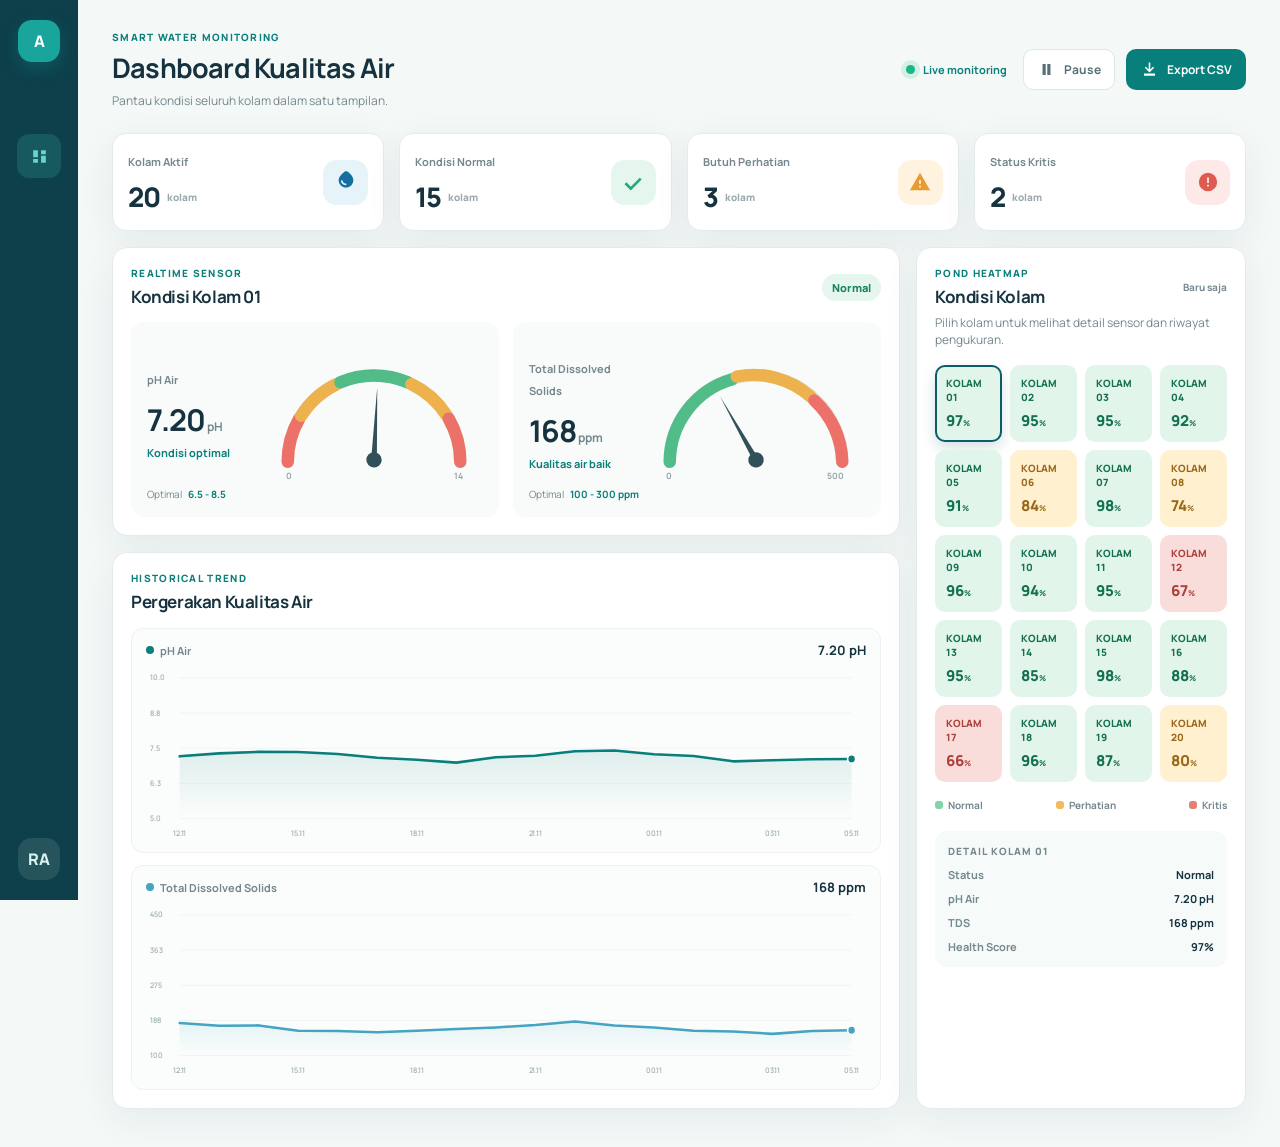
<file: index.html>
<!DOCTYPE html>
<html lang="id">
  <head>
    <meta charset="UTF-8" />
    <meta name="viewport" content="width=device-width, initial-scale=1.0" />
    <title>AquaSense Dashboard</title>
    <link rel="preconnect" href="https://fonts.googleapis.com" />
    <link rel="preconnect" href="https://fonts.gstatic.com" crossorigin />
    <link href="https://fonts.googleapis.com/css2?family=Manrope:wght@400;500;600;700;800&display=swap" rel="stylesheet" />
    <link rel="stylesheet" href="styles.css" />
  </head>
  <body>
    <!-- (Ini adalah struktur dasar, sistem akan memuat konten dari file JavaScript dan CSS) -->
    <aside class="sidebar">
      <div class="brand-mark">A</div>
      <nav class="side-nav" aria-label="Menu utama">
        <button class="nav-item active" aria-label="Dashboard">
          <svg viewBox="0 0 24 24"><path d="M4 13h6V4H4v9Zm0 7h6v-5H4v5Zm10 0h6v-9h-6v9Zm0-16v5h6V4h-6Z"/></svg>
        </button>
      </nav>
      <button class="profile" aria-label="Profil pengguna">RA</button>
    </aside>

    <main class="app-shell">
      <header class="topbar">
        <div>
          <p class="eyebrow">SMART WATER MONITORING</p>
          <h1>Dashboard Kualitas Air</h1>
          <p class="subheading">Pantau kondisi seluruh kolam dalam satu tampilan.</p>
        </div>
        <div class="top-actions">
          <div class="live-indicator" id="liveIndicator">
            <span class="pulse-dot"></span>
            <span id="liveText">Live monitoring</span>
          </div>
          <button class="btn btn-muted" id="pauseButton">
            <svg viewBox="0 0 24 24"><path id="pauseIcon" d="M7 5h4v14H7V5Zm6 0h4v14h-4V5Z"/></svg>
            <span id="pauseLabel">Pause</span>
          </button>
          <button class="btn btn-primary" id="exportButton">
            <svg viewBox="0 0 24 24"><path d="M11 3h2v9l3.5-3.5 1.4 1.4L12 15.8 6.1 9.9l1.4-1.4L11 12V3Zm-6 14h14v3H5v-3Z"/></svg>
            Export CSV
          </button>
        </div>
      </header>

      <section class="summary-grid" id="summaryGrid" aria-label="Ringkasan kolam"></section>

      <section class="dashboard-grid">
        <div class="left-column">
          <section class="panel water-overview">
            <div class="panel-header">
              <div>
                <p class="eyebrow">REALTIME SENSOR</p>
                <h2>Kondisi <span id="selectedPoolTitle">Kolam 01</span></h2>
              </div>
              <div class="status-pill" id="selectedPoolStatus">Normal</div>
            </div>
            <div class="gauge-grid">
              <article class="gauge-card">
                <div class="gauge-copy">
                  <span class="metric-label">pH Air</span>
                  <strong><span id="phValue">7.20</span><small> pH</small></strong>
                  <p id="phCaption">Kondisi optimal</p>
                </div>
                <svg class="gauge" viewBox="0 0 240 150" role="img" aria-label="Gauge pH air">
                  <path class="gauge-bg" d="M30 125 A90 90 0 0 1 210 125" />
                  <path class="gauge-segment danger" d="M30 125 A90 90 0 0 1 42 80" />
                  <path class="gauge-segment warning" d="M44 77 A90 90 0 0 1 81 44" />
                  <path class="gauge-segment good" d="M85 42 A90 90 0 0 1 155 42" />
                  <path class="gauge-segment warning" d="M159 44 A90 90 0 0 1 196 77" />
                  <path class="gauge-segment danger" d="M198 80 A90 90 0 0 1 210 125" />
                  <g class="needle" id="phNeedle">
                    <path d="M117 123 L120 47 L123 123Z" />
                    <circle cx="120" cy="123" r="8" />
                  </g>
                  <text x="28" y="143">0</text>
                  <text x="203" y="143">14</text>
                </svg>
                <div class="optimal-range">Optimal <strong>6.5 - 8.5</strong></div>
              </article>
              <article class="gauge-card">
                <div class="gauge-copy">
                  <span class="metric-label">Total Dissolved Solids</span>
                  <strong><span id="tdsValue">168</span><small> ppm</small></strong>
                  <p id="tdsCaption">Kualitas air baik</p>
                </div>
                <svg class="gauge" viewBox="0 0 240 150" role="img" aria-label="Gauge total dissolved solids">
                  <path class="gauge-bg" d="M30 125 A90 90 0 0 1 210 125" />
                  <path class="gauge-segment good wide" d="M30 125 A90 90 0 0 1 95 39" />
                  <path class="gauge-segment warning medium" d="M100 36 A90 90 0 0 1 177 57" />
                  <path class="gauge-segment danger short" d="M181 61 A90 90 0 0 1 210 125" />
                  <g class="needle" id="tdsNeedle">
                    <path d="M117 123 L120 47 L123 123Z" />
                    <circle cx="120" cy="123" r="8" />
                  </g>
                  <text x="26" y="143">0</text>
                  <text x="194" y="143">500</text>
                </svg>
                <div class="optimal-range">Optimal <strong>100 - 300 ppm</strong></div>
              </article>
            </div>
          </section>

          <section class="panel chart-panel">
            <div class="panel-header">
              <div>
                <p class="eyebrow">HISTORICAL TREND</p>
                <h2>Pergerakan Kualitas Air</h2>
              </div>
            </div>
            <div class="trend-grid">
              <article class="trend-card">
                <div class="trend-card-header">
                  <span><i class="legend-dot ph"></i>pH Air</span>
                  <strong id="chartPhValue">7.20 pH</strong>
                </div>
                <div class="chart-wrap">
                  <svg class="line-chart" id="phLineChart" viewBox="0 0 900 210" preserveAspectRatio="none" role="img" aria-label="Grafik histori pH air"></svg>
                </div>
              </article>
              <article class="trend-card">
                <div class="trend-card-header">
                  <span><i class="legend-dot tds"></i>Total Dissolved Solids</span>
                  <strong id="chartTdsValue">168 ppm</strong>
                </div>
                <div class="chart-wrap">
                  <svg class="line-chart" id="tdsLineChart" viewBox="0 0 900 210" preserveAspectRatio="none" role="img" aria-label="Grafik histori TDS"></svg>
                </div>
              </article>
            </div>
          </section>
        </div>

        <aside class="panel ponds-panel">
          <div class="panel-header">
            <div>
              <p class="eyebrow">POND HEATMAP</p>
              <h2>Kondisi Kolam</h2>
            </div>
            <span class="updated-time" id="updatedTime">Baru saja</span>
          </div>
          <p class="panel-description">Pilih kolam untuk melihat detail sensor dan riwayat pengukuran.</p>
          <div class="heatmap" id="heatmap" aria-label="Heatmap kondisi kolam"></div>
          <div class="heatmap-legend">
            <span><i class="legend-box normal"></i>Normal</span>
            <span><i class="legend-box attention"></i>Perhatian</span>
            <span><i class="legend-box critical"></i>Kritis</span>
          </div>
          <div class="selected-detail" id="selectedDetail"></div>
        </aside>
      </section>
    </main>

    <div class="toast" id="toast" role="status" aria-live="polite"></div>
    <script src="app.js"></script>
  </body>
</html>
</file>
<file: styles.css>
:root {
  --ink: #16323f;
  --muted: #74878e;
  --line: #e4eceb;
  --canvas: #f4f8f7;
  --panel: #ffffff;
  --teal: #087f7b;
  --teal-soft: #e5f5f1;
  --blue: #146fa1;
  --green: #20a979;
  --green-soft: #e5f6ee;
  --orange: #e99a32;
  --orange-soft: #fff3df;
  --red: #df5b52;
  --red-soft: #fde9e7;
  --shadow: 0 10px 35px rgba(30, 74, 80, .07);
}

* { box-sizing: border-box; }

body {
  margin: 0;
  min-height: 100vh;
  background: var(--canvas);
  color: var(--ink);
  font-family: "Manrope", Arial, sans-serif;
}

button { font: inherit; cursor: pointer; }

.sidebar {
  position: fixed;
  inset: 0 auto 0 0;
  width: 78px;
  display: flex;
  align-items: center;
  flex-direction: column;
  background: #0d404b;
  padding: 20px 0;
  z-index: 2;
}

.brand-mark,
.profile {
  width: 42px;
  height: 42px;
  display: grid;
  place-items: center;
  border-radius: 14px;
  border: 0;
  font-size: 16px;
  font-weight: 800;
}

.brand-mark {
  color: #fff;
  background: #19a59b;
  box-shadow: 0 6px 16px rgba(25, 165, 155, .25);
}

.side-nav {
  display: grid;
  gap: 13px;
  margin-top: 72px;
}

.nav-item {
  width: 44px;
  height: 44px;
  display: grid;
  place-items: center;
  border: 0;
  border-radius: 12px;
  background: transparent;
  color: #8ab1b5;
}

.nav-item.active {
  background: rgba(67, 211, 195, .17);
  color: #66d5cb;
}

.nav-item svg,
.btn svg {
  width: 19px;
  height: 19px;
  fill: currentColor;
}

.profile {
  margin-top: auto;
  color: #d8f2ef;
  background: rgba(255, 255, 255, .1);
}

.app-shell {
  margin-left: 78px;
  padding: 30px 34px 38px;
}

.topbar,
.panel-header,
.top-actions,
.summary-card,
.status-number,
.heatmap-legend,
.chart-legend {
  display: flex;
  align-items: center;
}

.topbar {
  justify-content: space-between;
  gap: 22px;
  margin-bottom: 24px;
}

h1, h2, p { margin: 0; }
h1 { font-size: 27px; letter-spacing: -.8px; }
h2 { font-size: 17px; letter-spacing: -.4px; }

.eyebrow {
  color: var(--teal);
  font-size: 10px;
  font-weight: 800;
  letter-spacing: 1.3px;
  margin-bottom: 5px;
}

.subheading,
.panel-description {
  margin-top: 6px;
  color: var(--muted);
  font-size: 12px;
}

.top-actions { gap: 11px; }

.live-indicator {
  display: flex;
  gap: 8px;
  align-items: center;
  margin-right: 5px;
  color: var(--teal);
  font-size: 11px;
  font-weight: 700;
}

.pulse-dot {
  width: 9px;
  height: 9px;
  border-radius: 50%;
  background: #17b886;
  box-shadow: 0 0 0 5px rgba(23, 184, 134, .14);
}

.live-indicator.paused { color: var(--orange); }
.live-indicator.paused .pulse-dot { background: var(--orange); box-shadow: none; }

.btn {
  display: inline-flex;
  align-items: center;
  gap: 8px;
  border: 1px solid transparent;
  border-radius: 10px;
  padding: 10px 13px;
  font-size: 12px;
  font-weight: 700;
}

.btn-muted {
  color: #567078;
  border-color: #dce7e6;
  background: #fff;
}

.btn-primary { color: #fff; background: var(--teal); }

.summary-grid {
  display: grid;
  grid-template-columns: repeat(4, 1fr);
  gap: 15px;
  margin-bottom: 16px;
}

.summary-card {
  min-height: 98px;
  justify-content: space-between;
  border: 1px solid var(--line);
  border-radius: 14px;
  background: var(--panel);
  padding: 15px;
  box-shadow: var(--shadow);
}

.summary-label {
  color: var(--muted);
  font-size: 11px;
  font-weight: 700;
}

.status-number {
  gap: 7px;
  margin-top: 7px;
  color: var(--ink);
  font-size: 27px;
  font-weight: 800;
  letter-spacing: -1px;
}

.status-number small {
  color: #9aa9ae;
  font-size: 10px;
  letter-spacing: 0;
}

.summary-icon {
  width: 45px;
  height: 45px;
  display: grid;
  place-items: center;
  border-radius: 14px;
}

.summary-icon svg { width: 22px; height: 22px; fill: currentColor; }
.summary-icon.total { color: var(--blue); background: #e6f3f8; }
.summary-icon.normal { color: var(--green); background: var(--green-soft); }
.summary-icon.attention { color: var(--orange); background: var(--orange-soft); }
.summary-icon.critical { color: var(--red); background: var(--red-soft); }

.dashboard-grid {
  display: grid;
  grid-template-columns: minmax(0, 1fr) 330px;
  gap: 16px;
}

.left-column { display: grid; gap: 16px; }

.panel {
  border: 1px solid var(--line);
  border-radius: 15px;
  background: var(--panel);
  box-shadow: var(--shadow);
}

.water-overview,
.chart-panel,
.ponds-panel { padding: 18px; }

.panel-header { justify-content: space-between; gap: 12px; }

.status-pill {
  border-radius: 99px;
  padding: 6px 10px;
  color: #19825f;
  background: var(--green-soft);
  font-size: 11px;
  font-weight: 800;
}

.status-pill.attention { color: #a96c16; background: var(--orange-soft); }
.status-pill.critical { color: #b3463f; background: var(--red-soft); }

.gauge-grid {
  display: grid;
  grid-template-columns: repeat(2, 1fr);
  gap: 14px;
  margin-top: 14px;
}

.gauge-card {
  display: grid;
  grid-template-columns: 1fr minmax(180px, 230px);
  align-items: center;
  min-height: 195px;
  border-radius: 13px;
  background: #f8fbfa;
  padding: 14px 10px 10px 16px;
}

.metric-label {
  color: var(--muted);
  font-size: 11px;
  font-weight: 700;
}

.gauge-copy strong {
  display: block;
  margin-top: 10px;
  color: var(--ink);
  font-size: 30px;
  letter-spacing: -1px;
}

.gauge-copy small { color: var(--muted); font-size: 12px; letter-spacing: 0; }
.gauge-copy p { margin-top: 5px; color: var(--teal); font-size: 11px; font-weight: 700; }

.gauge { width: 100%; overflow: visible; }
.gauge path { fill: none; stroke-width: 13; stroke-linecap: round; }
.gauge-bg { stroke: #e4ebea; }
.gauge-segment.danger { stroke: #ec7168; }
.gauge-segment.warning { stroke: #edb14d; }
.gauge-segment.good { stroke: #52bc89; }
.needle { transform-origin: 120px 123px; transition: transform .55s ease; }
.needle path { fill: #31505a; stroke: none; }
.needle circle { fill: #31505a; }
.gauge text { fill: #95a4a8; font-size: 9px; font-weight: 700; }
.optimal-range {
  grid-column: 1 / -1;
  margin-top: -10px;
  color: var(--muted);
  font-size: 10px;
}
.optimal-range strong { margin-left: 4px; color: var(--teal); }

.chart-panel { min-height: 510px; }
.trend-grid {
  display: grid;
  gap: 12px;
  margin-top: 15px;
}
.trend-card {
  border: 1px solid #edf2f1;
  border-radius: 12px;
  background: #fbfdfc;
  padding: 12px 14px 8px;
}
.trend-card-header {
  display: flex;
  align-items: center;
  justify-content: space-between;
  color: var(--muted);
  font-size: 11px;
  font-weight: 700;
}
.trend-card-header span { display: flex; align-items: center; gap: 6px; }
.trend-card-header strong { color: var(--ink); font-size: 13px; }
.chart-wrap { height: 178px; margin-top: 7px; }
.line-chart { width: 100%; height: 100%; overflow: visible; }
.grid-line { stroke: #edf2f1; stroke-width: 1; }
.axis-label { fill: #9eafb2; font-size: 9px; font-weight: 600; }
.chart-line { fill: none; stroke-width: 3; stroke-linecap: round; stroke-linejoin: round; }
.chart-line.ph { stroke: #087f7b; }
.chart-line.tds { stroke: #45a4c2; }
.chart-area { opacity: .12; }
.chart-dot { stroke: #fff; stroke-width: 2; }
.chart-legend, .heatmap-legend { gap: 13px; color: var(--muted); font-size: 10px; font-weight: 700; }
.chart-legend span, .heatmap-legend span { display: flex; align-items: center; gap: 5px; }
.legend-dot { width: 8px; height: 8px; border-radius: 50%; }
.legend-dot.ph { background: var(--teal); }
.legend-dot.tds { background: #45a4c2; }

.ponds-panel { min-width: 0; }
.updated-time { color: var(--muted); font-size: 10px; font-weight: 700; }

.heatmap {
  display: grid;
  grid-template-columns: repeat(4, 1fr);
  gap: 8px;
  margin-top: 17px;
}

.pond-cell {
  position: relative;
  min-height: 72px;
  border: 2px solid transparent;
  border-radius: 10px;
  padding: 9px;
  text-align: left;
  transition: transform .2s ease, box-shadow .2s ease, border-color .2s ease;
}

.pond-cell:hover { transform: translateY(-3px); }
.pond-cell.selected { border-color: #0d5b65; box-shadow: 0 6px 14px rgba(14, 92, 102, .18); }
.pond-cell.normal { color: #14714f; background: #e1f5ea; }
.pond-cell.attention { color: #9b6719; background: #fff0cf; }
.pond-cell.critical { color: #ad413c; background: #f9ddda; }

.pond-id { display: block; font-size: 10px; font-weight: 800; }
.pond-score { display: block; margin-top: 6px; font-size: 15px; font-weight: 800; }
.pond-score small { font-size: 8px; font-weight: 700; }

.heatmap-legend {
  justify-content: space-between;
  margin-top: 16px;
}
.legend-box { width: 8px; height: 8px; border-radius: 3px; }
.legend-box.normal { background: #84d4a9; }
.legend-box.attention { background: #f1bc5b; }
.legend-box.critical { background: #e77e77; }

.selected-detail {
  margin-top: 19px;
  border-radius: 12px;
  background: #f6faf9;
  padding: 13px;
}

.detail-title { color: var(--muted); font-size: 10px; font-weight: 800; letter-spacing: 1px; }
.detail-row { display: flex; justify-content: space-between; margin-top: 9px; color: #73898e; font-size: 11px; font-weight: 700; }
.detail-row strong { color: var(--ink); }

.toast {
  position: fixed;
  right: 25px;
  bottom: 24px;
  opacity: 0;
  transform: translateY(12px);
  border-radius: 10px;
  color: #fff;
  background: #16464e;
  padding: 11px 16px;
  font-size: 12px;
  font-weight: 700;
  transition: .25s ease;
  pointer-events: none;
}

.toast.show { opacity: 1; transform: translateY(0); }

@media (max-width: 1180px) {
  .dashboard-grid { grid-template-columns: 1fr; }
  .ponds-panel { order: -1; }
  .heatmap { grid-template-columns: repeat(10, 1fr); }
  .pond-cell { min-height: 62px; padding: 7px; }
}

@media (max-width: 860px) {
  .sidebar { width: 60px; }
  .app-shell { margin-left: 60px; padding: 22px 18px 28px; }
  .topbar { align-items: flex-start; flex-direction: column; }
  .summary-grid { grid-template-columns: repeat(2, 1fr); }
  .gauge-grid { grid-template-columns: 1fr; }
  .heatmap { grid-template-columns: repeat(5, 1fr); }
}

@media (max-width: 520px) {
  .sidebar { display: none; }
  .app-shell { margin-left: 0; padding: 18px 14px; }
  h1 { font-size: 23px; }
  .top-actions { width: 100%; flex-wrap: wrap; }
  .live-indicator { width: 100%; margin-bottom: 3px; }
  .summary-grid { gap: 9px; }
  .summary-card { min-height: 86px; padding: 11px; }
  .summary-icon { width: 38px; height: 38px; }
  .gauge-card { grid-template-columns: 1fr minmax(150px, 200px); padding-left: 12px; }
  .chart-panel { padding: 14px; }
  .chart-legend { display: none; }
}
</file>
